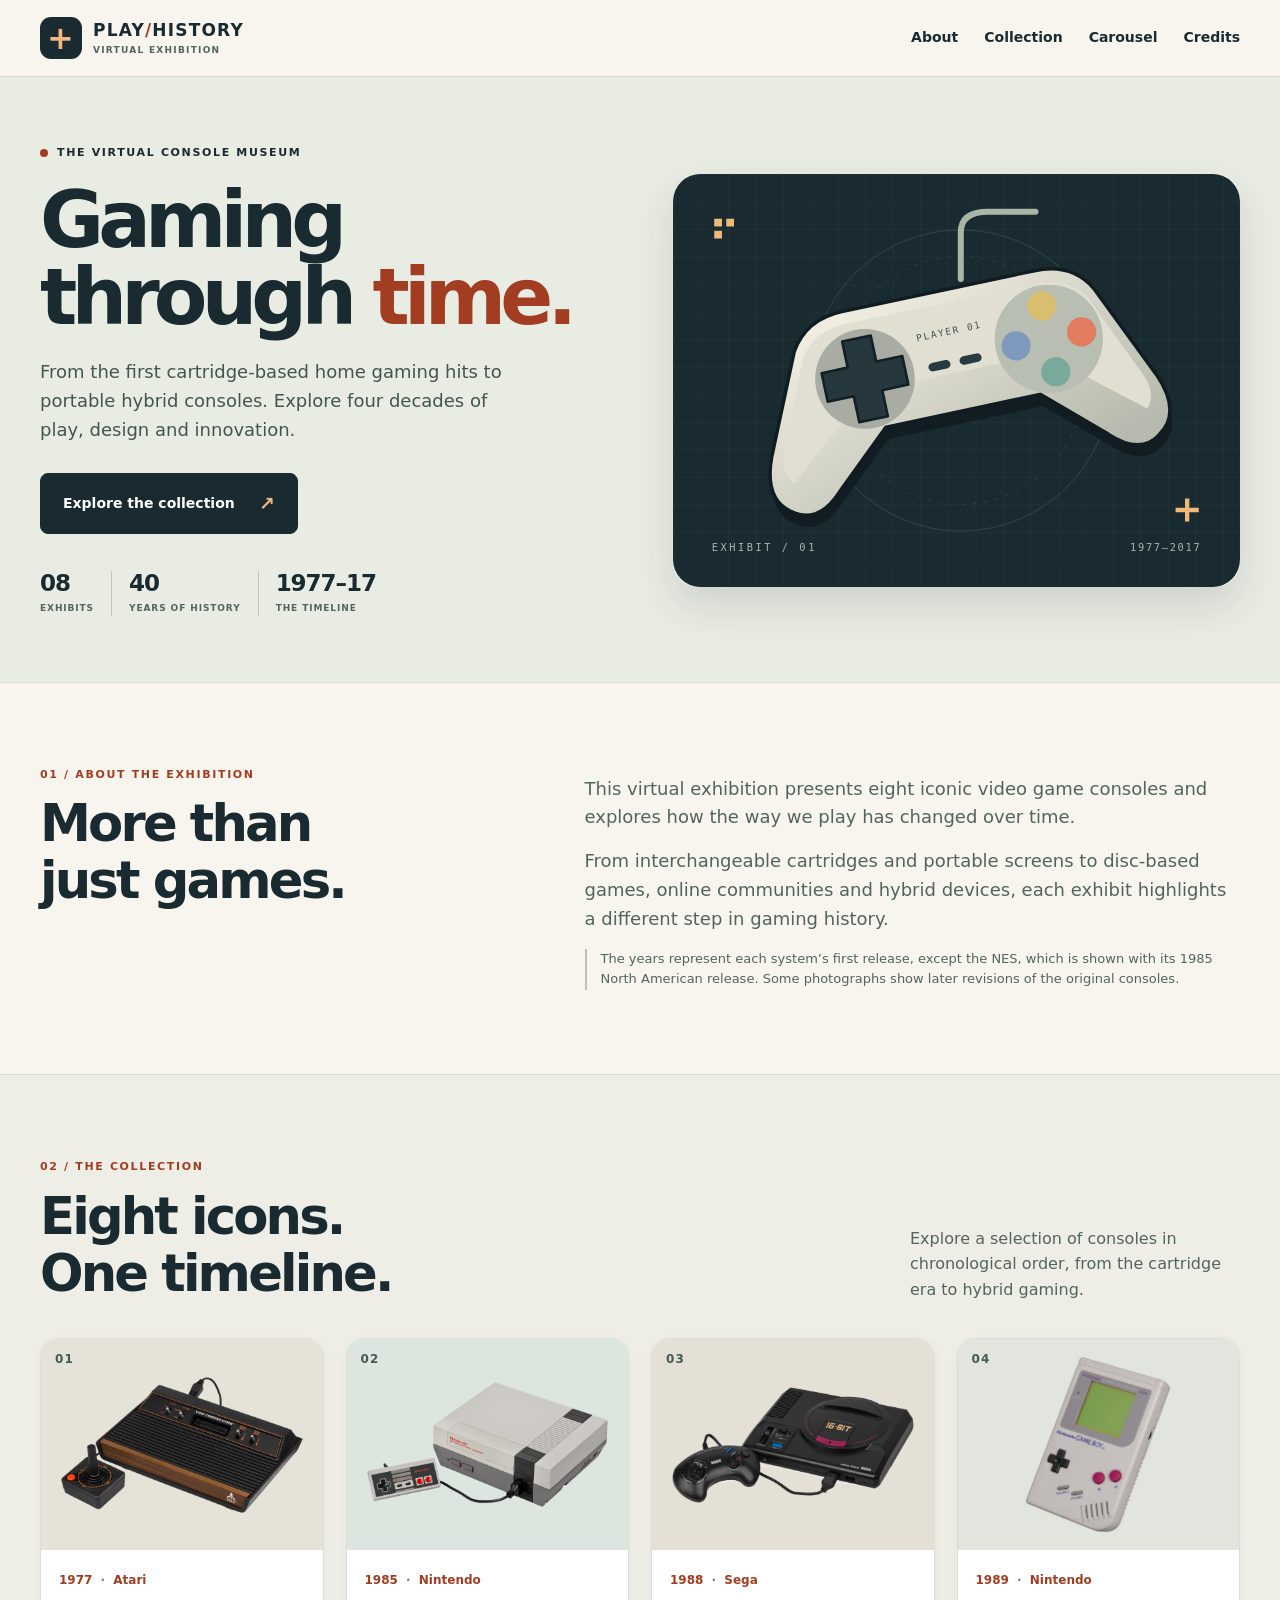
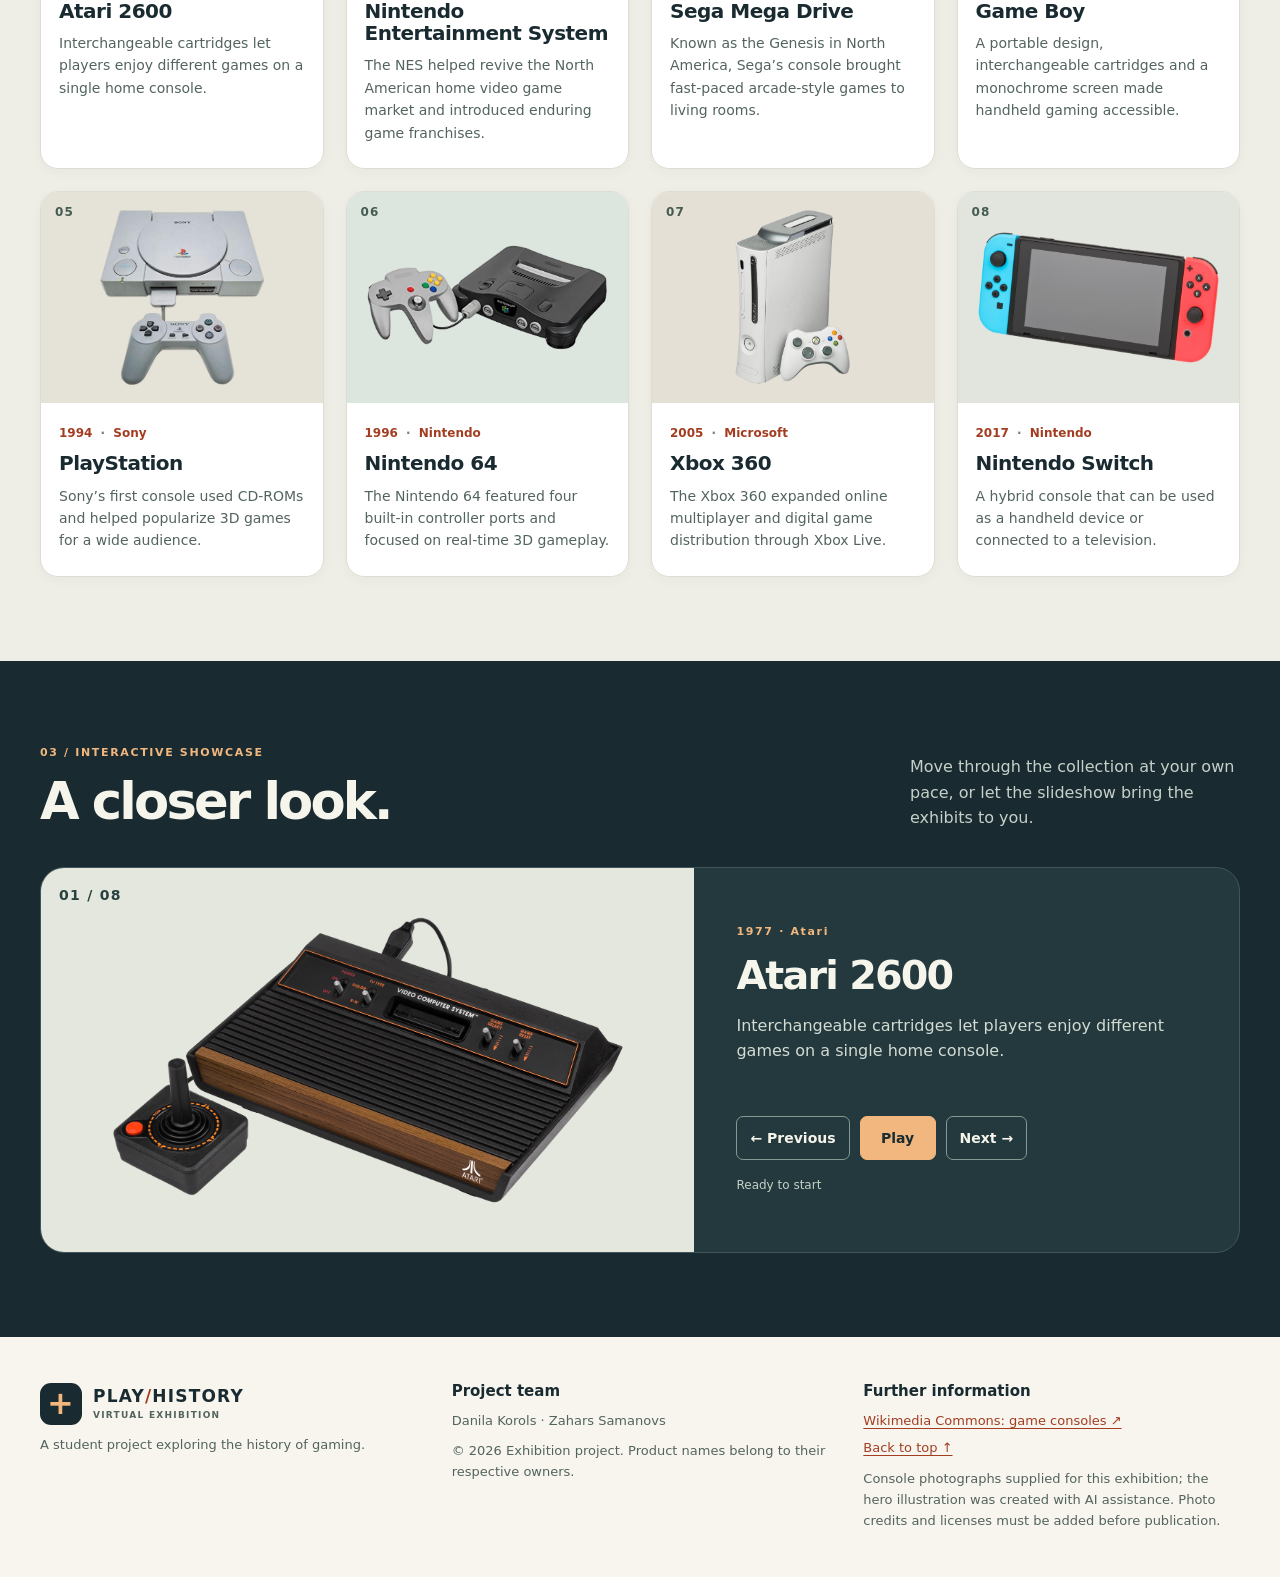
<file: index.html>
<!DOCTYPE html>
<html lang="en">
<head>
    <meta charset="UTF-8">
    <meta name="viewport" content="width=device-width, initial-scale=1.0">
    <meta name="description" content="A virtual exhibition exploring eight iconic gaming consoles from 1977 to 2017.">
    <title>Gaming Through Time | Virtual Exhibition</title>
    <link rel="stylesheet" href="style.css">
    <script src="script.js" defer></script>
</head>
<body id = "home">
    <a class="skip-link" href="#main-content">Skip to content</a>
    <header class="site-header">
        <div class="container header-inner">
            <a class="brand" href="#home"><span class="brand-mark" aria-hidden="true">+</span><span>PLAY<span class="brand-accent">/</span>HISTORY<small>VIRTUAL EXHIBITION</small></span></a>
            <nav aria-label="Main navigation" class="navigation">
                <a href="#about">About</a><a href="#gallery">Collection</a><a href="#carousel">Carousel</a><a href="#credits">Credits</a>
            </nav>
        </div>
    </header>
    <main id="main-content">
        <section class="hero" aria-labelledby="hero-title">
            <div class="container hero-layout">
                <div class="hero-copy">
                    <p class="eyebrow"><span class="status-dot"></span> THE VIRTUAL CONSOLE MUSEUM</p>
                    <h1 id="hero-title">Gaming<br>through <em>time.</em></h1>
                    <p class="hero-description">From the first cartridge-based home gaming hits to portable hybrid consoles. Explore four decades of play, design and innovation.</p>
                    <a href="#gallery" class="primary-button">Explore the collection <span aria-hidden="true">↗</span></a>
                    <div class="hero-facts"><div><strong>08</strong><span>EXHIBITS</span></div><div><strong>40</strong><span>YEARS OF HISTORY</span></div><div><strong>1977–17</strong><span>THE TIMELINE</span></div></div>
                </div>
                <div class="hero-art"><img src="images/hero-controller.svg" width="660" height="480" alt="Stylized retro game controller on a dark grid background"></div>
            </div>
        </section>
        <section class="section about" id="about" aria-labelledby="about-title">
            <div class="container about-layout">
                <div><p class="eyebrow section-eyebrow">01 / ABOUT THE EXHIBITION</p><h2 id="about-title">More than<br>just games.</h2></div>
                <div class="about-copy"><p>This virtual exhibition presents eight iconic video game consoles and explores how the way we play has changed over time.</p><p>From interchangeable cartridges and portable screens to disc-based games, online communities and hybrid devices, each exhibit highlights a different step in gaming history.</p><p class="note">The years represent each system’s first release, except the NES, which is shown with its 1985 North American release. Some photographs show later revisions of the original consoles.</p></div>
            </div>
        </section>
        <section class="section collection" id="gallery" aria-labelledby="collection-title">
            <div class="container">
                <div class="section-heading"><div><p class="eyebrow section-eyebrow">02 / THE COLLECTION</p><h2 id="collection-title">Eight icons.<br>One timeline.</h2></div><p>Explore a selection of consoles in chronological order, from the cartridge era to hybrid gaming.</p></div>
                <div class="gallery-grid">
                <article class="console-card" data-title="Atari 2600" data-year="1977" data-caption="Interchangeable cartridges let players enjoy different games on a single home console.">
                    <div class="card-image tone-0"><img src="images/atari-2600.png" alt="A dark Atari console with a woodgrain front and cartridge slot." width="480" height="340" loading="lazy"><span class="exhibit-number">01</span></div>
                    <div class="card-body"><p class="card-meta">1977 <span>·</span> Atari</p><h3>Atari 2600</h3><p>Interchangeable cartridges let players enjoy different games on a single home console.</p></div>
                </article>
                <article class="console-card" data-title="Nintendo Entertainment System" data-year="1985" data-caption="The NES helped revive the North American home video game market and introduced enduring game franchises.">
                    <div class="card-image tone-1"><img src="images/nes.png" alt="A grey rectangular NES console with black controller ports." width="480" height="340" loading="lazy"><span class="exhibit-number">02</span></div>
                    <div class="card-body"><p class="card-meta">1985 <span>·</span> Nintendo</p><h3>Nintendo Entertainment System</h3><p>The NES helped revive the North American home video game market and introduced enduring game franchises.</p></div>
                </article>
                <article class="console-card" data-title="Sega Mega Drive" data-year="1988" data-caption="Known as the Genesis in North America, Sega’s console brought fast-paced arcade-style games to living rooms.">
                    <div class="card-image tone-2"><img src="images/mega-drive.png" alt="A black Sega Mega Drive with a circular top and gold 16-bit lettering." width="480" height="340" loading="lazy"><span class="exhibit-number">03</span></div>
                    <div class="card-body"><p class="card-meta">1988 <span>·</span> Sega</p><h3>Sega Mega Drive</h3><p>Known as the Genesis in North America, Sega’s console brought fast-paced arcade-style games to living rooms.</p></div>
                </article>
                <article class="console-card" data-title="Game Boy" data-year="1989" data-caption="A portable design, interchangeable cartridges and a monochrome screen made handheld gaming accessible.">
                    <div class="card-image tone-3"><img src="images/game-boy.png" alt="A grey Game Boy with a green screen and burgundy buttons." width="480" height="340" loading="lazy"><span class="exhibit-number">04</span></div>
                    <div class="card-body"><p class="card-meta">1989 <span>·</span> Nintendo</p><h3>Game Boy</h3><p>A portable design, interchangeable cartridges and a monochrome screen made handheld gaming accessible.</p></div>
                </article>
                <article class="console-card" data-title="PlayStation" data-year="1994" data-caption="Sony’s first console used CD-ROMs and helped popularize 3D games for a wide audience.">
                    <div class="card-image tone-0"><img src="images/playstation.png" alt="A grey original PlayStation with a circular disc lid and controller." width="480" height="340" loading="lazy"><span class="exhibit-number">05</span></div>
                    <div class="card-body"><p class="card-meta">1994 <span>·</span> Sony</p><h3>PlayStation</h3><p>Sony’s first console used CD-ROMs and helped popularize 3D games for a wide audience.</p></div>
                </article>
                <article class="console-card" data-title="Nintendo 64" data-year="1996" data-caption="The Nintendo 64 featured four built-in controller ports and focused on real-time 3D gameplay.">
                    <div class="card-image tone-1"><img src="images/n64.png" alt="A dark Nintendo 64 with a cartridge slot and four controller ports." width="480" height="340" loading="lazy"><span class="exhibit-number">06</span></div>
                    <div class="card-body"><p class="card-meta">1996 <span>·</span> Nintendo</p><h3>Nintendo 64</h3><p>The Nintendo 64 featured four built-in controller ports and focused on real-time 3D gameplay.</p></div>
                </article>
                <article class="console-card" data-title="Xbox 360" data-year="2005" data-caption="The Xbox 360 expanded online multiplayer and digital game distribution through Xbox Live.">
                    <div class="card-image tone-2"><img src="images/xbox-360.png" alt="A white Xbox 360 standing vertically beside its controller." width="480" height="340" loading="lazy"><span class="exhibit-number">07</span></div>
                    <div class="card-body"><p class="card-meta">2005 <span>·</span> Microsoft</p><h3>Xbox 360</h3><p>The Xbox 360 expanded online multiplayer and digital game distribution through Xbox Live.</p></div>
                </article>
                <article class="console-card" data-title="Nintendo Switch" data-year="2017" data-caption="A hybrid console that can be used as a handheld device or connected to a television.">
                    <div class="card-image tone-3"><img src="images/switch.png" alt="A Nintendo Switch with blue and red Joy-Con controllers." width="480" height="340" loading="lazy"><span class="exhibit-number">08</span></div>
                    <div class="card-body"><p class="card-meta">2017 <span>·</span> Nintendo</p><h3>Nintendo Switch</h3><p>A hybrid console that can be used as a handheld device or connected to a television.</p></div>
                </article>
                </div>
            </div>
        </section>
        <section class="section showcase" id="carousel" aria-labelledby="carousel-title">
            <div class="container">
                <div class="section-heading"><div><p class="eyebrow">03 / INTERACTIVE SHOWCASE</p><h2 id="carousel-title">A closer look.</h2></div><p>Move through the collection at your own pace, or let the slideshow bring the exhibits to you.</p></div>
                <!-- JavaScript will update the image, caption, count and playback state. -->
                <div class="carousel-layout" aria-label="Console slideshow" aria-roledescription="carousel">
                    <div class="carousel-visual"><span class="slide-counter" id="carousel-counter">01 / 08</span><img id="carousel-image" src="images/atari-2600.png" alt="A dark Atari console with a woodgrain front and cartridge slot." width="480" height="340"></div>
                    <div class="carousel-content"><div id="carousel-description" aria-live="off"><p id="carousel-year" class="eyebrow">1977 · Atari</p><h3 id="carousel-name">Atari 2600</h3><p id="carousel-caption">Interchangeable cartridges let players enjoy different games on a single home console.</p></div>
                        <div class="carousel-controls" aria-label="Slideshow controls">
                            <button class="control" id="previous-btn" type="button"><span aria-hidden="true">←</span> Previous</button>
                            <button class="control control-play" id="play-pause-btn" type="button">Play</button>
                            <button class="control" id="next-btn" type="button">Next <span aria-hidden="true">→</span></button>
                        </div>
                        <p class="playback-status" id="playback-status" role="status">Ready to start</p>
                        <noscript><p class="playback-status">JavaScript is needed for the interactive slideshow.</p></noscript>
                    </div>
                </div>
            </div>
        </section>
    </main>
    <footer id="credits" class="footer">
        <div class="container footer-layout"><div><a class="brand" href="#home"><span class="brand-mark" aria-hidden="true">+</span><span>PLAY<span class="brand-accent">/</span>HISTORY<small>VIRTUAL EXHIBITION</small></span></a><p>A student project exploring the history of gaming.</p></div><div><h2>Project team</h2><p>Danila Korols · Zahars Samanovs</p><p>© 2026 Exhibition project. Product names belong to their respective owners.</p></div><div><h2>Further information</h2><a href="https://commons.wikimedia.org/wiki/Category:Video_game_consoles">Wikimedia Commons: game consoles ↗</a><a href="#home">Back to top ↑</a><p>Console photographs supplied for this exhibition; the hero illustration was created with AI assistance. Photo credits and licenses must be added before publication.</p></div></div>
    </footer>
</body>
</html>
</file>
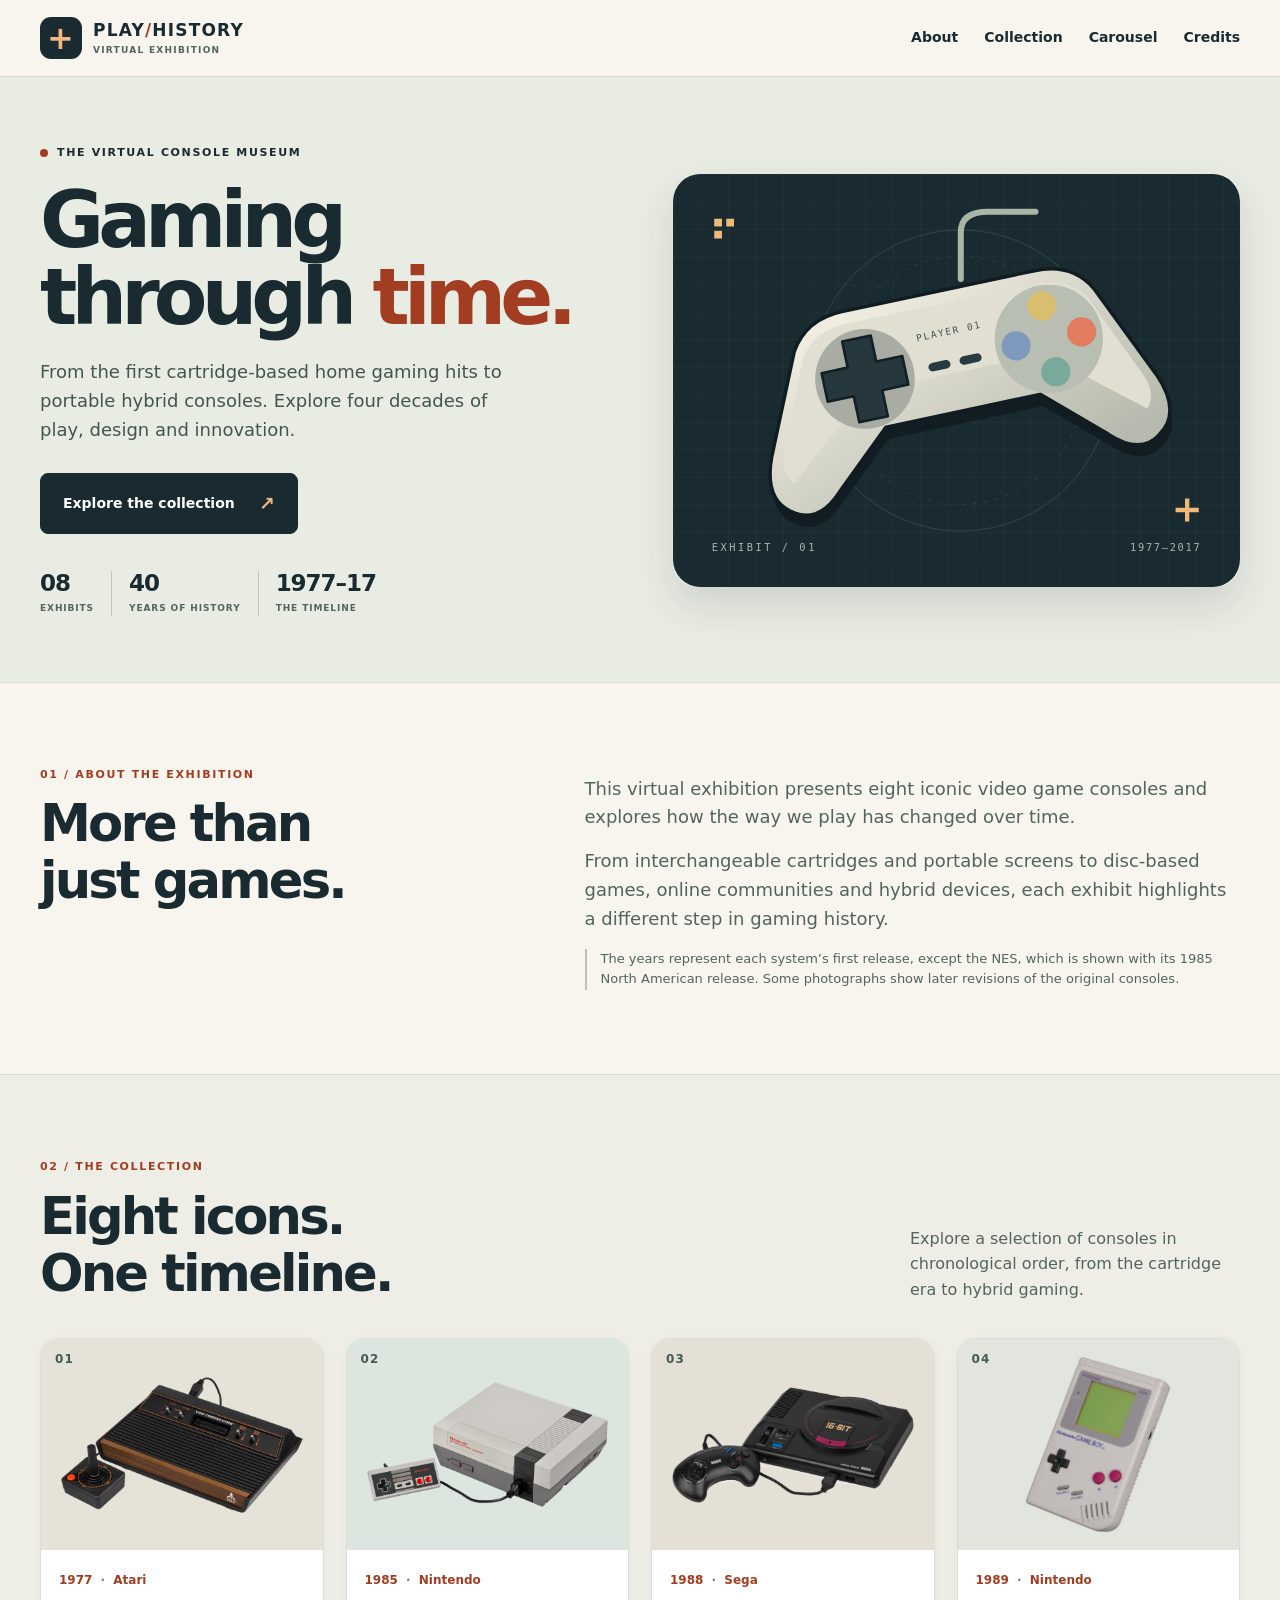
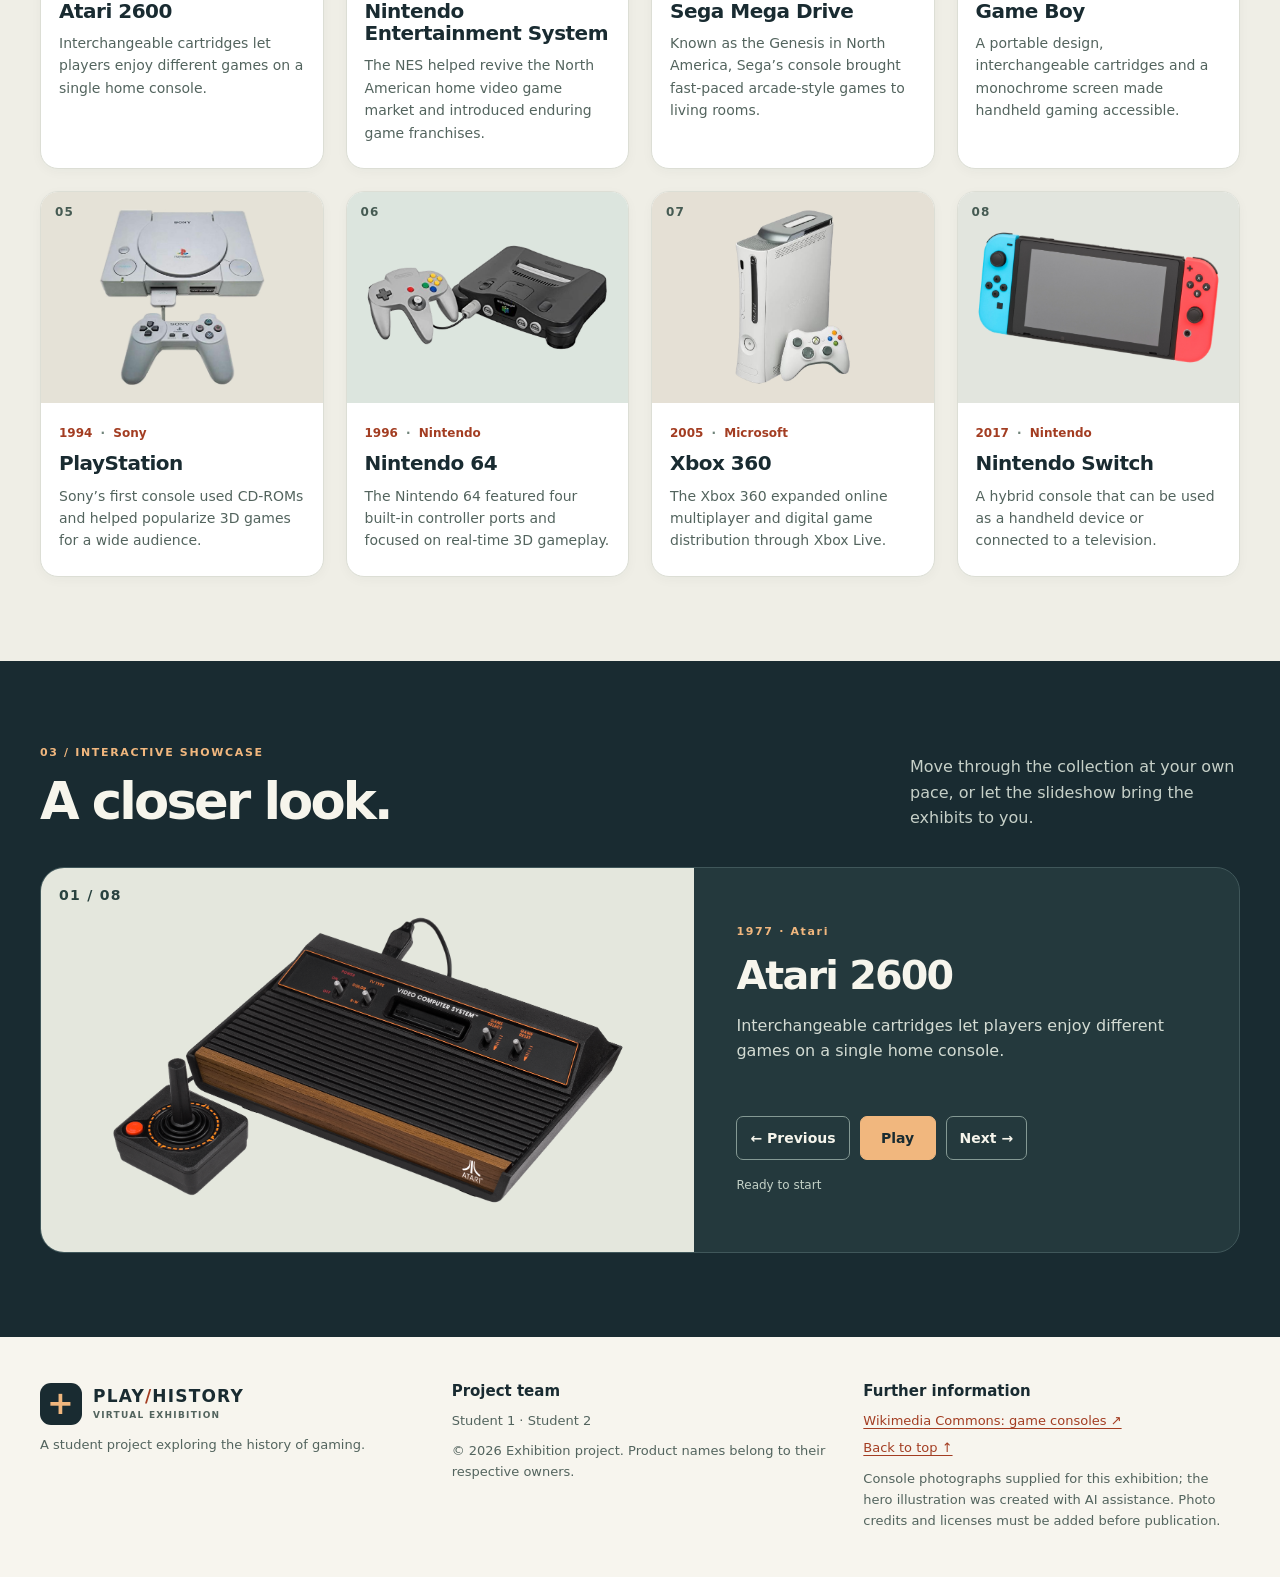
<file: index (1).html>
<!DOCTYPE html>
<html lang="en">
<head>
    <meta charset="UTF-8">
    <meta name="viewport" content="width=device-width, initial-scale=1.0">
    <meta name="description" content="A virtual exhibition exploring eight iconic gaming consoles from 1977 to 2017.">
    <title>Gaming Through Time | Virtual Exhibition</title>
    <link rel="stylesheet" href="style.css">
    <script src="script.js" defer></script>
</head>
<body>
    <a class="skip-link" href="#main-content">Skip to content</a>
    <header class="site-header" id="home">
        <div class="container header-inner">
            <a class="brand" href="#home"><span class="brand-mark" aria-hidden="true">+</span><span>PLAY<span class="brand-accent">/</span>HISTORY<small>VIRTUAL EXHIBITION</small></span></a>
            <nav aria-label="Main navigation" class="navigation">
                <a href="#about">About</a><a href="#gallery">Collection</a><a href="#carousel">Carousel</a><a href="#credits">Credits</a>
            </nav>
        </div>
    </header>
    <main id="main-content">
        <section class="hero" aria-labelledby="hero-title">
            <div class="container hero-layout">
                <div class="hero-copy">
                    <p class="eyebrow"><span class="status-dot"></span> THE VIRTUAL CONSOLE MUSEUM</p>
                    <h1 id="hero-title">Gaming<br>through <em>time.</em></h1>
                    <p class="hero-description">From the first cartridge-based home gaming hits to portable hybrid consoles. Explore four decades of play, design and innovation.</p>
                    <a href="#gallery" class="primary-button">Explore the collection <span aria-hidden="true">↗</span></a>
                    <div class="hero-facts"><div><strong>08</strong><span>EXHIBITS</span></div><div><strong>40</strong><span>YEARS OF HISTORY</span></div><div><strong>1977–17</strong><span>THE TIMELINE</span></div></div>
                </div>
                <div class="hero-art"><img src="images/hero-controller.svg" width="660" height="480" alt="Stylized retro game controller on a dark grid background"></div>
            </div>
        </section>
        <section class="section about" id="about" aria-labelledby="about-title">
            <div class="container about-layout">
                <div><p class="eyebrow section-eyebrow">01 / ABOUT THE EXHIBITION</p><h2 id="about-title">More than<br>just games.</h2></div>
                <div class="about-copy"><p>This virtual exhibition presents eight iconic video game consoles and explores how the way we play has changed over time.</p><p>From interchangeable cartridges and portable screens to disc-based games, online communities and hybrid devices, each exhibit highlights a different step in gaming history.</p><p class="note">The years represent each system’s first release, except the NES, which is shown with its 1985 North American release. Some photographs show later revisions of the original consoles.</p></div>
            </div>
        </section>
        <section class="section collection" id="gallery" aria-labelledby="collection-title">
            <div class="container">
                <div class="section-heading"><div><p class="eyebrow section-eyebrow">02 / THE COLLECTION</p><h2 id="collection-title">Eight icons.<br>One timeline.</h2></div><p>Explore a selection of consoles in chronological order, from the cartridge era to hybrid gaming.</p></div>
                <div class="gallery-grid">
                <article class="console-card" data-title="Atari 2600" data-year="1977" data-caption="Interchangeable cartridges let players enjoy different games on a single home console.">
                    <div class="card-image tone-0"><img src="images/atari-2600.png" alt="A dark Atari console with a woodgrain front and cartridge slot." width="480" height="340" loading="lazy"><span class="exhibit-number">01</span></div>
                    <div class="card-body"><p class="card-meta">1977 <span>·</span> Atari</p><h3>Atari 2600</h3><p>Interchangeable cartridges let players enjoy different games on a single home console.</p></div>
                </article>
                <article class="console-card" data-title="Nintendo Entertainment System" data-year="1985" data-caption="The NES helped revive the North American home video game market and introduced enduring game franchises.">
                    <div class="card-image tone-1"><img src="images/nes.png" alt="A grey rectangular NES console with black controller ports." width="480" height="340" loading="lazy"><span class="exhibit-number">02</span></div>
                    <div class="card-body"><p class="card-meta">1985 <span>·</span> Nintendo</p><h3>Nintendo Entertainment System</h3><p>The NES helped revive the North American home video game market and introduced enduring game franchises.</p></div>
                </article>
                <article class="console-card" data-title="Sega Mega Drive" data-year="1988" data-caption="Known as the Genesis in North America, Sega’s console brought fast-paced arcade-style games to living rooms.">
                    <div class="card-image tone-2"><img src="images/mega-drive.png" alt="A black Sega Mega Drive with a circular top and gold 16-bit lettering." width="480" height="340" loading="lazy"><span class="exhibit-number">03</span></div>
                    <div class="card-body"><p class="card-meta">1988 <span>·</span> Sega</p><h3>Sega Mega Drive</h3><p>Known as the Genesis in North America, Sega’s console brought fast-paced arcade-style games to living rooms.</p></div>
                </article>
                <article class="console-card" data-title="Game Boy" data-year="1989" data-caption="A portable design, interchangeable cartridges and a monochrome screen made handheld gaming accessible.">
                    <div class="card-image tone-3"><img src="images/game-boy.png" alt="A grey Game Boy with a green screen and burgundy buttons." width="480" height="340" loading="lazy"><span class="exhibit-number">04</span></div>
                    <div class="card-body"><p class="card-meta">1989 <span>·</span> Nintendo</p><h3>Game Boy</h3><p>A portable design, interchangeable cartridges and a monochrome screen made handheld gaming accessible.</p></div>
                </article>
                <article class="console-card" data-title="PlayStation" data-year="1994" data-caption="Sony’s first console used CD-ROMs and helped popularize 3D games for a wide audience.">
                    <div class="card-image tone-0"><img src="images/playstation.png" alt="A grey original PlayStation with a circular disc lid and controller." width="480" height="340" loading="lazy"><span class="exhibit-number">05</span></div>
                    <div class="card-body"><p class="card-meta">1994 <span>·</span> Sony</p><h3>PlayStation</h3><p>Sony’s first console used CD-ROMs and helped popularize 3D games for a wide audience.</p></div>
                </article>
                <article class="console-card" data-title="Nintendo 64" data-year="1996" data-caption="The Nintendo 64 featured four built-in controller ports and focused on real-time 3D gameplay.">
                    <div class="card-image tone-1"><img src="images/n64.png" alt="A dark Nintendo 64 with a cartridge slot and four controller ports." width="480" height="340" loading="lazy"><span class="exhibit-number">06</span></div>
                    <div class="card-body"><p class="card-meta">1996 <span>·</span> Nintendo</p><h3>Nintendo 64</h3><p>The Nintendo 64 featured four built-in controller ports and focused on real-time 3D gameplay.</p></div>
                </article>
                <article class="console-card" data-title="Xbox 360" data-year="2005" data-caption="The Xbox 360 expanded online multiplayer and digital game distribution through Xbox Live.">
                    <div class="card-image tone-2"><img src="images/xbox-360.png" alt="A white Xbox 360 standing vertically beside its controller." width="480" height="340" loading="lazy"><span class="exhibit-number">07</span></div>
                    <div class="card-body"><p class="card-meta">2005 <span>·</span> Microsoft</p><h3>Xbox 360</h3><p>The Xbox 360 expanded online multiplayer and digital game distribution through Xbox Live.</p></div>
                </article>
                <article class="console-card" data-title="Nintendo Switch" data-year="2017" data-caption="A hybrid console that can be used as a handheld device or connected to a television.">
                    <div class="card-image tone-3"><img src="images/switch.png" alt="A Nintendo Switch with blue and red Joy-Con controllers." width="480" height="340" loading="lazy"><span class="exhibit-number">08</span></div>
                    <div class="card-body"><p class="card-meta">2017 <span>·</span> Nintendo</p><h3>Nintendo Switch</h3><p>A hybrid console that can be used as a handheld device or connected to a television.</p></div>
                </article>
                </div>
            </div>
        </section>
        <section class="section showcase" id="carousel" aria-labelledby="carousel-title">
            <div class="container">
                <div class="section-heading"><div><p class="eyebrow">03 / INTERACTIVE SHOWCASE</p><h2 id="carousel-title">A closer look.</h2></div><p>Move through the collection at your own pace, or let the slideshow bring the exhibits to you.</p></div>
                <!-- JavaScript will update the image, caption, count and playback state. -->
                <div class="carousel-layout" aria-label="Console slideshow" aria-roledescription="carousel">
                    <div class="carousel-visual"><span class="slide-counter" id="carousel-counter">01 / 08</span><img id="carousel-image" src="images/atari-2600.png" alt="A dark Atari console with a woodgrain front and cartridge slot." width="480" height="340"></div>
                    <div class="carousel-content"><div id="carousel-description" aria-live="off"><p id="carousel-year" class="eyebrow">1977 · Atari</p><h3 id="carousel-name">Atari 2600</h3><p id="carousel-caption">Interchangeable cartridges let players enjoy different games on a single home console.</p></div>
                        <div class="carousel-controls" aria-label="Slideshow controls">
                            <button class="control" id="previous-btn" type="button"><span aria-hidden="true">←</span> Previous</button>
                            <button class="control control-play" id="play-pause-btn" type="button">Play</button>
                            <button class="control" id="next-btn" type="button">Next <span aria-hidden="true">→</span></button>
                        </div>
                        <p class="playback-status" id="playback-status" role="status">Ready to start</p>
                        <noscript><p class="playback-status">JavaScript is needed for the interactive slideshow.</p></noscript>
                    </div>
                </div>
            </div>
        </section>
    </main>
    <footer id="credits" class="footer">
        <div class="container footer-layout"><div><a class="brand" href="#home"><span class="brand-mark" aria-hidden="true">+</span><span>PLAY<span class="brand-accent">/</span>HISTORY<small>VIRTUAL EXHIBITION</small></span></a><p>A student project exploring the history of gaming.</p></div><div><h2>Project team</h2><p>Student 1 · Student 2</p><p>© 2026 Exhibition project. Product names belong to their respective owners.</p></div><div><h2>Further information</h2><a href="https://commons.wikimedia.org/wiki/Category:Video_game_consoles">Wikimedia Commons: game consoles ↗</a><a href="#home">Back to top ↑</a><p>Console photographs supplied for this exhibition; the hero illustration was created with AI assistance. Photo credits and licenses must be added before publication.</p></div></div>
    </footer>
</body>
</html>
</file>
<file: style.css>
:root {
    --ink: #192b31;
    --muted: #53645e;
    --paper: #f7f5ee;
    --white: #ffffff;
    --accent: #a33d22;
    --orange: #f1b77e;
    --line: #dcded5;
    --radius: 18px;
    --max-width: 1200px;
}


* { box-sizing: border-box; }
html { scroll-behavior: smooth; }
body { margin: 0; background: var(--paper); color: var(--ink); font-family: system-ui, -apple-system, "Segoe UI", sans-serif; font-size: 16px; line-height: 1.6; }
img { display: block; max-width: 100%; height: auto; }
a { color: inherit; }
button { font: inherit; cursor: pointer; }
h1, h2, h3, p { margin: 0; }
h1, h2, h3 { line-height: 1.12; }
:focus-visible { outline: 3px solid #b74d2e; outline-offset: 4px; }
.container { width: min(var(--max-width), 100% - 48px); margin: 0 auto; }
.section { padding: 84px 0; scroll-margin-top: 96px; }
.skip-link { position: absolute; top: 8px; left: 8px; transform: translateY(-150%); padding: 10px 18px; background: var(--white); z-index: 20; }
.skip-link:focus { transform: translateY(0); }


.site-header { position: sticky; top: 0; z-index: 10; background: var(--paper); border-bottom: 1px solid var(--line); }
.header-inner { display: flex; align-items: center; justify-content: space-between; gap: 28px; min-height: 76px; padding: 10px 0; }
.brand { display: inline-flex; align-items: center; gap: 11px; text-decoration: none; font-size: 17px; font-weight: 850; line-height: 1.15; letter-spacing: .07em; white-space: nowrap; }
.brand-mark { display: grid; place-items: center; width: 42px; height: 42px; background: var(--ink); color: var(--orange); border-radius: 11px; font-size: 32px; font-weight: 700; }
.brand-accent { color: var(--accent); }
.brand small { display: block; margin-top: 4px; color: var(--muted); font-size: 9px; letter-spacing: .14em; }
.navigation { display: flex; flex-wrap: wrap; align-items: center; gap: 26px; }
.navigation a { font-size: 14px; font-weight: 650; text-decoration: none; border-bottom: 2px solid transparent; padding: 5px 0; transition: color .2s, border-color .2s; }
.navigation a:hover { color: var(--accent); border-color: var(--accent); }


.hero { padding: 68px 0 66px; background: #e9ece3; border-bottom: 1px solid var(--line); }
.hero-layout { display: grid; grid-template-columns: 1.03fr 1fr; align-items: center; gap: 48px; }
.eyebrow { display: flex; align-items: center; gap: 9px; font-size: 11px; line-height: 1.5; letter-spacing: .15em; font-weight: 800; }
.status-dot { width: 8px; height: 8px; border-radius: 50%; background: var(--accent); }
.hero h1 { margin: 20px 0 22px; font-size: clamp(48px, 6.1vw, 92px); letter-spacing: -.075em; line-height: .99; }
.hero h1 em { color: var(--accent); font-style: normal; }
.hero-description { max-width: 480px; color: #43554f; font-size: 18px; }
.primary-button { display: inline-flex; align-items: center; gap: 24px; margin-top: 29px; background: var(--ink); color: var(--white); padding: 14px 22px; border: 1px solid var(--ink); border-radius: 8px; text-decoration: none; font-weight: 700; font-size: 14px; transition: background .2s, transform .2s; }
.primary-button:hover { background: #31494d; transform: translateY(-2px); }
.primary-button span { color: var(--orange); font-size: 19px; }
.hero-art { border-radius: 24px; overflow: hidden; box-shadow: 0 18px 40px #192b3122; }
.hero-art img { width: 100%; }
.hero-facts { display: flex; flex-wrap: wrap; gap: 0; margin-top: 37px; }
.hero-facts div { padding: 0 17px; border-left: 1px solid #bcc6ba; }
.hero-facts div:first-child { padding-left: 0; border: 0; }
.hero-facts strong { display: block; font-size: 23px; line-height: 1.1; letter-spacing: -.045em; }
.hero-facts span { display: block; margin-top: 5px; font-size: 9px; letter-spacing: .1em; font-weight: 750; color: var(--muted); }


.section-eyebrow { color: var(--accent); }
.section h2 { margin-top: 12px; font-size: clamp(35px, 4vw, 58px); letter-spacing: -.055em; }
.about-layout { display: grid; grid-template-columns: .85fr 1.15fr; align-items: start; gap: 60px; }
.about-copy { padding-top: 8px; font-size: 18px; color: var(--muted); }
.about-copy p + p { margin-top: 15px; }
.about-copy .note { font-size: 13px; padding-left: 14px; border-left: 2px solid #b8c2b5; }
.section-heading { display: flex; align-items: end; justify-content: space-between; gap: 30px; margin-bottom: 36px; }
.section-heading > p { max-width: 330px; color: var(--muted); }


.collection { background: #efeee6; border-top: 1px solid var(--line); }
.gallery-grid { display: grid; grid-template-columns: repeat(4, minmax(0, 1fr)); gap: 22px; }
.console-card { min-width: 0; display: flex; flex-direction: column; overflow: hidden; background: var(--white); border: 1px solid var(--line); border-radius: var(--radius); box-shadow: 0 3px 12px #192b3109; transition: transform .25s, box-shadow .25s; }
.console-card:hover { transform: translateY(-5px); box-shadow: 0 10px 25px #192b311c; }
.card-image { position: relative; display: grid; place-items: center; padding: 12px; aspect-ratio: 4 / 3; }
.card-image img {
    position: absolute;
    inset: 12px;
    width: calc(100% - 24px);
    height: calc(100% - 24px);
    object-fit: contain;
}
.tone-0 { background: #e5e2d7; }.tone-1 { background: #dce5de; }.tone-2 { background: #e5e0d5; }.tone-3 { background: #e2e5de; }
.exhibit-number { position: absolute; top: 11px; left: 14px; font-size: 12px; color: #465b53; font-weight: 750; letter-spacing: .09em; }
.card-body { padding: 21px 18px 24px; }
.card-meta { color: var(--accent); font-size: 12px; font-weight: 750; }
.card-meta span { padding: 0 4px; color: #70847a; }
.card-body h3 { margin: 9px 0 10px; font-size: 20px; letter-spacing: -.025em; }
.card-body > p:last-child { font-size: 14px; color: var(--muted); }

.showcase { background: var(--ink); color: #f6f5ec; }
.showcase .eyebrow { color: var(--orange); }
.showcase .section-heading > p { color: #c6d0c8; }
.carousel-layout { display: grid; grid-template-columns: 1.2fr 1fr; background: #24393d; border: 1px solid #40575a; border-radius: 24px; overflow: hidden; }
.carousel-visual { position: relative; display: grid; place-items: center; background: #e4e7dd; min-height: 330px; padding: 32px; }
.carousel-visual img { width: 100%; height: 320px; object-fit: contain; }
.slide-counter { position: absolute; left: 18px; top: 16px; color: #29423f; font-size: 14px; font-weight: 800; letter-spacing: .09em; }
.carousel-content { min-width: 0; padding: 42px; display: flex; flex-direction: column; justify-content: center; }
.carousel-content h3 { margin: 13px 0 15px; font-size: clamp(26px, 3.1vw, 44px); letter-spacing: -.045em; overflow-wrap: anywhere; }
#carousel-caption { color: #d3dbd3; min-height: 76px; }
.carousel-controls { display: flex; flex-wrap: wrap; gap: 10px; margin-top: 27px; }
.control { border: 1px solid #849994; color: #f6f5ec; background: transparent; padding: 10px 13px; min-height: 44px; border-radius: 7px; font-size: 14px; font-weight: 700; transition: background .2s, color .2s; }
.control:hover { background: #3b5556; }
.control-play { background: var(--orange); color: #192b31; border-color: var(--orange); min-width: 76px; }
.control-play:hover { background: #f8d1a9; color: #192b31; }
.control:focus-visible { outline-color: var(--orange); }
.playback-status { color: #c3d1c7; font-size: 12px; margin-top: 16px; }

/* Footer */
.footer { padding: 46px 0; background: #f7f5ee; }
.footer-layout { display: grid; grid-template-columns: 1fr 1fr 1fr; gap: 35px; }
.footer h2 { font-size: 15px; margin-bottom: 11px; }
.footer p { color: var(--muted); font-size: 13px; margin-top: 10px; }
.footer div > a:not(.brand) { display: block; color: var(--accent); font-size: 13px; text-underline-offset: 3px; margin-top: 7px; }

/* Responsive layout */
@media (max-width: 1050px) {
    .gallery-grid { grid-template-columns: repeat(2, minmax(0, 1fr)); }
    .hero-layout { gap: 30px; }
    .carousel-content { padding: 30px; }
}
@media (max-width: 760px) {
    .container { width: calc(100% - 36px); }
    .header-inner { flex-direction: column; align-items: flex-start; gap: 7px; min-height: auto; }
    .navigation { gap: 8px 20px; }
    .navigation a { font-size: 13px; }
    .section { padding: 56px 0; scroll-margin-top: 130px; }
    .hero { padding: 42px 0; }
    .hero-layout, .about-layout, .carousel-layout { grid-template-columns: 1fr; gap: 26px; }
    .hero h1 { font-size: clamp(47px, 10vw, 72px); }
    .hero-description, .about-copy { font-size: 16px; }
    .hero-art { max-width: 580px; }
    .section-heading { display: block; margin-bottom: 26px; }
    .section-heading > p { margin-top: 12px; }
    .carousel-layout { gap: 0; }
    .carousel-visual { min-height: 230px; padding: 22px; }
    .carousel-visual img { height: 235px; }
    .carousel-content { padding: 25px; }
    .footer-layout { grid-template-columns: 1fr 1fr; gap: 24px; }
}
@media (max-width: 460px) {
    .gallery-grid, .footer-layout { grid-template-columns: 1fr; }
    .gallery-grid { gap: 17px; }
    .hero-facts div { padding: 0 10px; }
    .hero-facts strong { font-size: 20px; }
    .hero-facts span { font-size: 8px; }
    .carousel-visual img { height: 200px; }
    .carousel-content { padding: 20px; }
    .carousel-controls { gap: 7px; }
    .control { padding: 9px 11px; }
}
@media (prefers-reduced-motion: reduce) {
    html { scroll-behavior: auto; }
    *, *::before, *::after { transition: none !important; }
}
</file>
